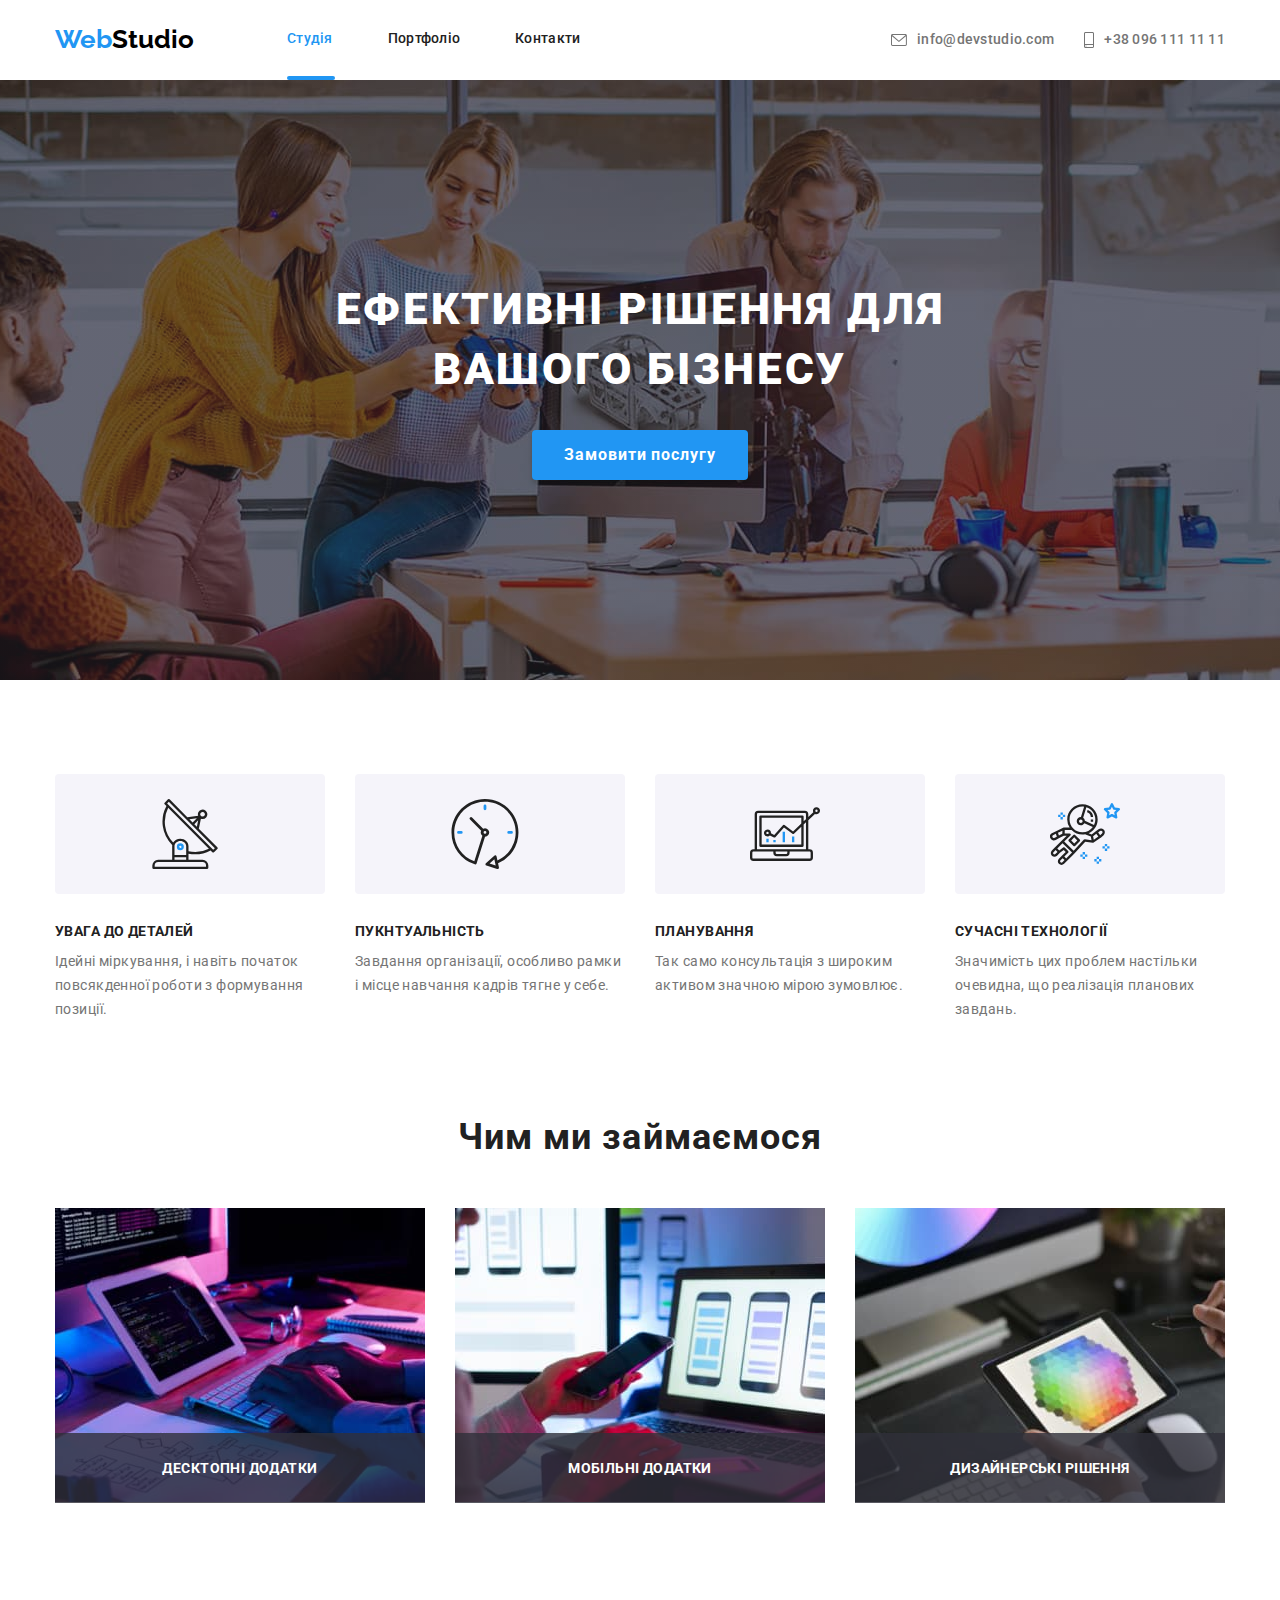
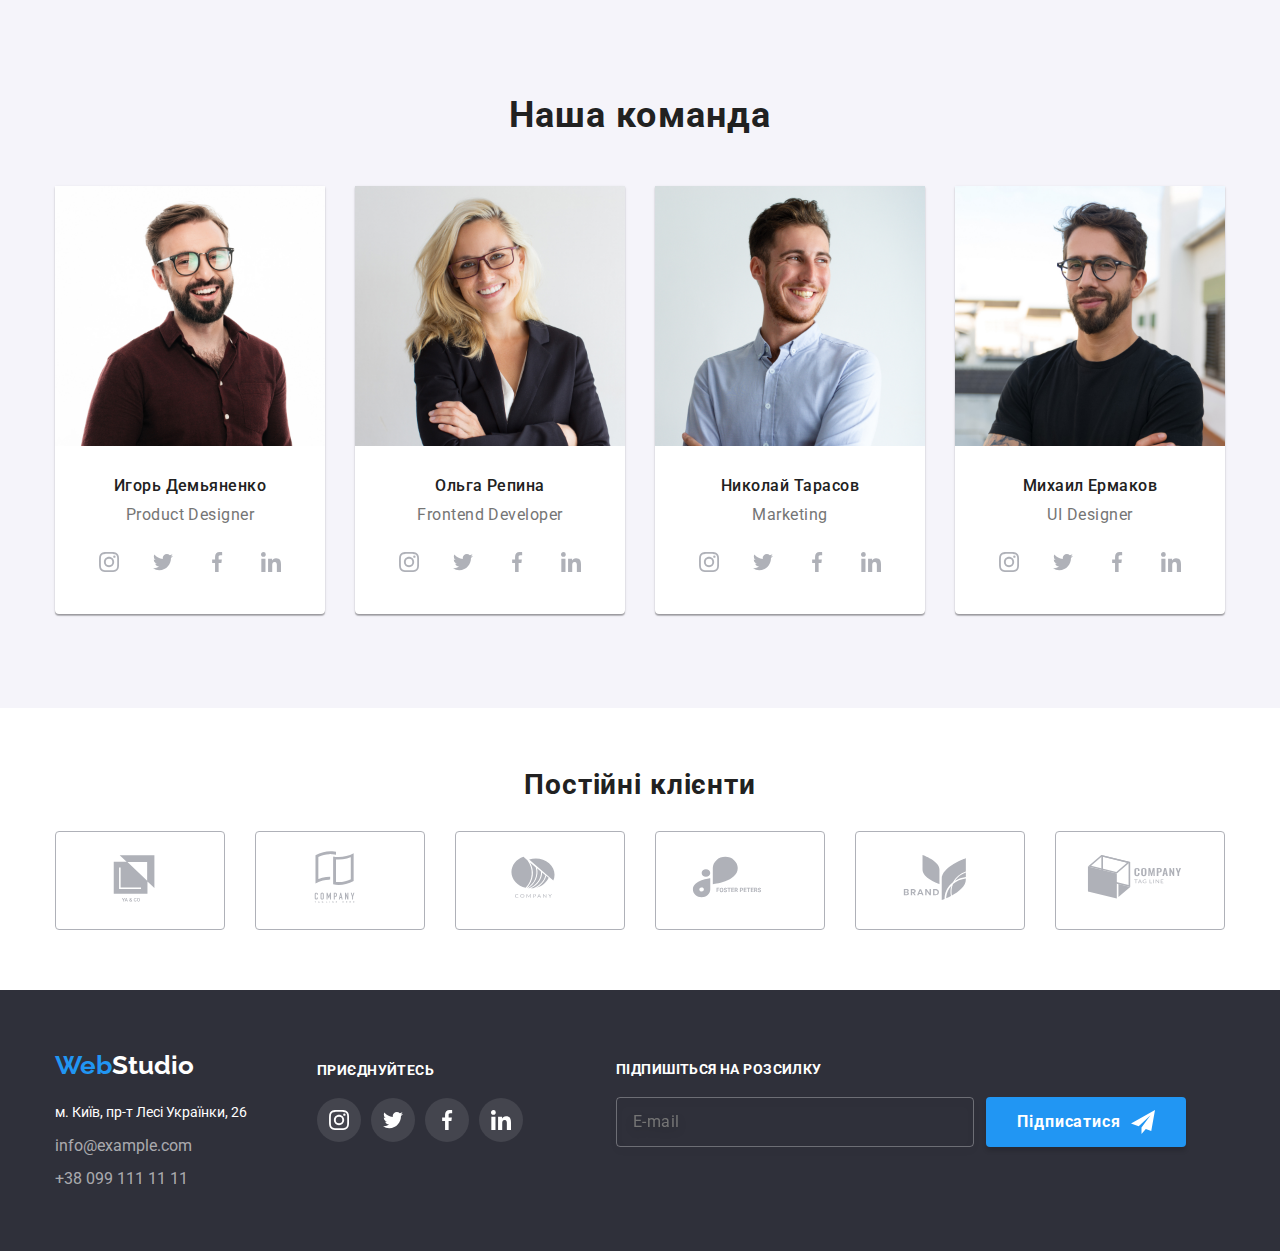
<file: index.html>
<!DOCTYPE html>
<html lang="uk">
  <head>
    <meta charset="UTF-8" />
    <meta http-equiv="X-UA-Compatible" content="IE=edge" />
    <meta name="viewport" content="width=device-width, initial-scale=1.0" />
    <title>Document</title>
    <link
      rel="stylesheet"
      href="https://cdnjs.cloudflare.com/ajax/libs/modern-normalize/1.1.0/modern-normalize.min.css
      "
    />
    <link
      href="https://fonts.googleapis.com/css2?family=Raleway:wght@700&family=Roboto:wght@400;500;700;900&display=swap"
      rel="stylesheet"
    />
    <link rel="stylesheet" href="./css/main.min.css" />
    <link rel="stylesheet" href="./css/styles.css" />
  </head>
  <body>
    <header class="head">
      <div class="container head__contacts">
        <nav class="navigation">
          <a href="./index.html" class="logo"
            ><span class="part-logo">Web</span>Studio</a
          >
          <button type="button" class="mobile-menu-open" data-menu-open>
            <svg class="mobile-menu-open__icon" width="40" height="40">
              <use href="./images/icons.svg#burger-icon"></use>
            </svg>
          </button>
          <ul class="links links--location">
            <li>
              <a
                href="./index.html"
                class="navigation-links active active-studio"
                >Студія</a
              >
            </li>
            <li>
              <a href="./portfolio.html" class="navigation-links">Портфоліо</a>
            </li>
            <li><a href="" class="navigation-links">Контакти</a></li>
          </ul>
        </nav>
        <ul class="links links--column">
          <li>
            <a href="mailto:info@devstudio.com" class="adresses-links">
              <svg class="icon" width="16" height="12">
                <use href="./images/icons.svg#icon-envelope"></use>
              </svg>
              info@devstudio.com</a
            >
          </li>
          <li>
            <a href="tel:+380961111111" class="adresses-links">
              <svg class="icon" width="10" height="16">
                <use href="./images/icons.svg#icon-smartphone"></use>
              </svg>
              +38 096 111 11 11</a
            >
          </li>
        </ul>
      </div>

      <div class="mobile-menu" data-menu>
        <div class="container mobile-menu__container">
          <button class="mobile-menu__close-btn" data-menu-close>
            <svg class="mobile-menu__close-btn" width="40" height="40">
              <use href="./images/icons.svg#icon-close"></use>
            </svg>
          </button>
          <ul class="mobile-menu__list-links">
            <li>
              <a href="./index.html" class="mobile-menu__links active"
                >Студія</a
              >
            </li>
            <li>
              <a href="./portfolio.html" class="mobile-menu__links"
                >Портфоліо</a
              >
            </li>
            <li><a href="" class="mobile-menu__links">Контакти</a></li>
          </ul>
          <ul>
            <li class="mobile-menu__contacts">
              <a href="tel:+380961111111">+38 096 111 11 11</a>
            </li>
            <li class="mobile-menu__contacts--mail">
              <a href="mailto:info@devstudio.com">info@devstudio.com</a>
            </li>
            <ul class="mobile-menu__social-networks">
              <li class="mobile-menu__social-network">
                <a href="">Instagram</a>
              </li>
              <li class="mobile-menu__social-network">
                <a href="">Twitter</a>
              </li>
              <li class="mobile-menu__social-network">
                <a href="">Facebook</a>
              </li>
              <li class="mobile-menu__social-network">
                <a href="">LinkedIn</a>
              </li>
            </ul>
          </ul>
        </div>
      </div>
    </header>
    <main>
      <section class="hero">
        <div class="container">
          <h1 class="hero__title">ЕФЕКТИВНІ РІШЕННЯ ДЛЯ ВАШОГО БІЗНЕСУ</h1>
          <button type="button" class="hero__button" data-modal-open>
            Замовити послугу
          </button>
        </div>
      </section>
      <section class="benefits">
        <div class="container">
          <ul class="benefits-list">
            <li>
              <div class="benefits-icon">
                <svg class="icon" width="70" height="70">
                  <use href="./images/icons.svg#icon-antenna"></use>
                </svg>
              </div>
              <h3 class="benefits-title">УВАГА ДО ДЕТАЛЕЙ</h3>
              <p class="benefits-paragraph">
                Ідейні міркування, і навіть початок повсякденної роботи з
                формування позиції.
              </p>
            </li>
            <li>
              <div class="benefits-icon">
                <svg class="icon" width="70" height="70">
                  <use href="./images/icons.svg#icon-clock"></use>
                </svg>
              </div>
              <h3 class="benefits-title">ПУКНТУАЛЬНІСТЬ</h3>
              <p class="benefits-paragraph">
                Завдання організації, особливо рамки і місце навчання кадрів
                тягне у себе.
              </p>
            </li>
            <li>
              <div class="benefits-icon">
                <svg class="icon" width="70" height="70">
                  <use href="./images/icons.svg#icon-diagram"></use>
                </svg>
              </div>
              <h3 class="benefits-title">ПЛАНУВАННЯ</h3>
              <p class="benefits-paragraph">
                Так само консультація з широким активом значною мірою зумовлює.
              </p>
            </li>
            <li>
              <div class="benefits-icon">
                <svg class="icon" width="70" height="70">
                  <use href="./images/icons.svg#icon-astronaut"></use>
                </svg>
              </div>
              <h3 class="benefits-title">СУЧАСНІ ТЕХНОЛОГІЇ</h3>
              <p class="benefits-paragraph">
                Значимість цих проблем настільки очевидна, що реалізація
                планових завдань.
              </p>
            </li>
          </ul>
        </div>
      </section>
      <section class="do">
        <div class="container">
          <h2 class="do-title">Чим ми займаємося</h2>
          <ul class="do-list">
            <li>
              <a href=""
                ><img
                  src="./images/what-are-we-do/block.jpg"
                  alt="block"
                  width="370"
                  height="294"
              /></a>
              <div class="do-text">
                <h3 class="do-text-title">ДЕСКТОПНІ ДОДАТКИ</h3>
              </div>
            </li>
            <li>
              <a href=""
                ><img
                  src="./images/what-are-we-do/smartphone.jpg"
                  alt="smartphone"
                  width="370"
                  height="294"
              /></a>
              <div class="do-text">
                <h3 class="do-text-title">МОБІЛЬНІ ДОДАТКИ</h3>
              </div>
            </li>
            <li>
              <a href=""
                ><img
                  src="./images/what-are-we-do/colors.jpg"
                  alt="colors"
                  width="370"
                  height="294"
              /></a>
              <div class="do-text">
                <h3 class="do-text-title">ДИЗАЙНЕРСЬКІ РІШЕННЯ</h3>
              </div>
            </li>
          </ul>
        </div>
      </section>
      <section class="team">
        <div class="container">
          <h2 class="team__title">Наша команда</h2>
          <ul class="team__list">
            <li class="empl">
              <img
                srcset="
                  ./images/employees/igor-mobile.jpg 450w,
                  ./images/employees/igor-tablet.jpg 353w,
                  ./images/employees/igor.jpg        270w
                "
                src="./images/employees/igor.jpg"
                sizes="(min-width: 1200px) 270px, (min-width:768px) 353px, (min-width:0px) 450px, 100vw"
                alt="igor"
                class="empl__width"
              />
              <div class="empl__name">
                <h3 class="empl__worker">Игорь Демьяненко</h3>
                <p class="empl__profession">Product Designer</p>
              </div>
              <ul class="links empl--links">
                <li class="network">
                  <a href="" class="network__link">
                    <svg class="network__icon" width="20" height="20">
                      <use href="./images/icons.svg#icon-instagram"></use>
                    </svg>
                  </a>
                </li>
                <li class="network">
                  <a href="" class="network__link">
                    <svg class="network__icon" width="20" height="20">
                      <use href="./images/icons.svg#icon-twitter"></use>
                    </svg>
                  </a>
                </li>
                <li class="network">
                  <a href="" class="network__link">
                    <svg class="network__icon" width="20" height="20">
                      <use href="./images/icons.svg#icon-facebook"></use>
                    </svg>
                  </a>
                </li>
                <li class="network">
                  <a href="" class="network__link">
                    <svg class="network__icon" width="20" height="20">
                      <use href="./images/icons.svg#icon-linkedin"></use>
                    </svg>
                  </a>
                </li>
              </ul>
            </li>
            <li class="empl">
              <img
                srcset="
                  ./images/employees/olga-mobile.jpg 450w,
                  ./images/employees/olga-tablet.jpg 353w,
                  ./images/employees/olga.jpg        270w
                "
                src="./images/employees/olga.jpg"
                sizes="(min-width: 1200px) 270px, (min-width:768px) 353px, (min-width:0px) 450px, 100vw"
                alt="olga"
                class="empl__width"
              />
              <div class="empl__name">
                <h3 class="empl__worker">Ольга Репина</h3>
                <p class="empl__profession">Frontend Developer</p>
              </div>
              <ul class="links empl--links">
                <li class="network">
                  <a href="" class="network__link">
                    <svg class="network__icon" width="20" height="20">
                      <use href="./images/icons.svg#icon-instagram"></use>
                    </svg>
                  </a>
                </li>
                <li class="network">
                  <a href="" class="network__link">
                    <svg class="network__icon" width="20" height="20">
                      <use href="./images/icons.svg#icon-twitter"></use>
                    </svg>
                  </a>
                </li>
                <li class="network">
                  <a href="" class="network__link">
                    <svg class="network__icon" width="20" height="20">
                      <use href="./images/icons.svg#icon-facebook"></use>
                    </svg>
                  </a>
                </li>
                <li class="network">
                  <a href="" class="network__link">
                    <svg class="network__icon" width="20" height="20">
                      <use href="./images/icons.svg#icon-linkedin"></use>
                    </svg>
                  </a>
                </li>
              </ul>
            </li>
            <li class="empl">
              <img
                srcset="
                  ./images/employees/nikolai-mobile.jpg 450w,
                  ./images/employees/nikolai-tablet.jpg 353w,
                  ./images/employees/nikolai.jpg        270w
                "
                src="./images/employees/nikolai.jpg"
                sizes="(min-width: 1200px) 270px, (min-width:768px) 353px, (min-width:0px) 450px, 100vw"
                alt="nikolai"
                class="empl__width"
              />
              <div class="empl__name">
                <h3 class="empl__worker">Николай Тарасов</h3>
                <p class="empl__profession">Marketing</p>
              </div>
              <ul class="links empl--links">
                <li class="network">
                  <a href="" class="network__link">
                    <svg class="network__icon" width="20" height="20">
                      <use href="./images/icons.svg#icon-instagram"></use>
                    </svg>
                  </a>
                </li>
                <li class="network">
                  <a href="" class="network__link">
                    <svg class="network__icon" width="20" height="20">
                      <use href="./images/icons.svg#icon-twitter"></use>
                    </svg>
                  </a>
                </li>
                <li class="network">
                  <a href="" class="network__link">
                    <svg class="network__icon" width="20" height="20">
                      <use href="./images/icons.svg#icon-facebook"></use>
                    </svg>
                  </a>
                </li>
                <li class="network">
                  <a href="" class="network__link">
                    <svg class="network__icon" width="20" height="20">
                      <use href="./images/icons.svg#icon-linkedin"></use>
                    </svg>
                  </a>
                </li>
              </ul>
            </li>
            <li class="empl">
              <img
                srcset="
                  ./images/employees/mihail-mobile.jpg 450w,
                  ./images/employees/mihail-tablet.jpg 353w,
                  ./images/employees/mihail.jpg        270w
                "
                src="./images/employees/mihail.jpg"
                sizes="(min-width: 1200px) 270px, (min-width:768px) 353px, (min-width:0px) 450px, 100vw"
                alt="mihail"
                class="empl__width"
              />
              <div class="empl__name">
                <h3 class="empl__worker">Михаил Ермаков</h3>
                <p class="empl__profession">UI Designer</p>
              </div>
              <ul class="links empl--links">
                <li class="network">
                  <a href="" class="network__link">
                    <svg class="network__icon" width="20" height="20">
                      <use href="./images/icons.svg#icon-instagram"></use>
                    </svg>
                  </a>
                </li>
                <li class="network">
                  <a href="" class="network__link">
                    <svg class="network__icon" width="20" height="20">
                      <use href="./images/icons.svg#icon-twitter"></use>
                    </svg>
                  </a>
                </li>
                <li class="network">
                  <a href="" class="network__link">
                    <svg class="network__icon" width="20" height="20">
                      <use href="./images/icons.svg#icon-facebook"></use>
                    </svg>
                  </a>
                </li>
                <li class="network">
                  <a href="" class="network__link">
                    <svg class="network__icon" width="20" height="20">
                      <use href="./images/icons.svg#icon-linkedin"></use>
                    </svg>
                  </a>
                </li>
              </ul>
            </li>
          </ul>
        </div>
      </section>
      <section class="clients">
        <div class="container">
          <h2 class="clients-title">Постійні клієнти</h2>
          <ul class="links links-wrap">
            <li class="clients-list clients-margin">
              <a href="" class="clients-link">
                <svg class="icon" width="106" height="60">
                  <use href="./images/icons.svg#icon-logo"></use>
                </svg>
              </a>
            </li>
            <li class="clients-list clients-margin">
              <a href="" class="clients-link">
                <svg class="icon" width="106" height="60">
                  <use href="./images/icons.svg#icon-logo1"></use>
                </svg>
              </a>
            </li>
            <li class="clients-list clients-margin">
              <a href="" class="clients-link"
                ><svg class="icon" width="106" height="60">
                  <use href="./images/icons.svg#icon-logo2"></use>
                </svg>
              </a>
            </li>
            <li class="clients-list clients-margin">
              <a href="" class="clients-link"
                ><svg class="icon" width="106" height="60">
                  <use href="./images/icons.svg#icon-logo3"></use>
                </svg>
              </a>
            </li>
            <li class="clients-list clients-margin">
              <a href="" class="clients-link"
                ><svg class="icon" width="106" height="60">
                  <use href="./images/icons.svg#icon-logo4"></use>
                </svg>
              </a>
            </li>
            <li class="clients-list">
              <a href="" class="clients-link"
                ><svg class="icon" width="106" height="60">
                  <use href="./images/icons.svg#icon-logo5"></use>
                </svg>
              </a>
            </li>
          </ul>
        </div>
      </section>
    </main>
    <footer class="footer">
      <div class="container footer-flex">
        <div class="footer-tablet-flex desktop-flex">
          <div class="footer-flex footer-margin-bottom">
            <a href="./index.html" class="footer-logo"
              ><span class="part-logo">Web</span
              ><span class="part-logo-two">Studio</span></a
            >
            <address class="footer-flex">
              <span class="adress">м. Київ, пр-т Лесі Українки, 26</span>
              <ul class="bottom-links">
                <li>
                  <a href="mailto:info@example.com" class="footer-links"
                    >info@example.com</a
                  >
                </li>
                <li>
                  <a href="tel:+380991111111" class="footer-links"
                    >+38 099 111 11 11</a
                  >
                </li>
              </ul>
            </address>
          </div>
          <div class="footer-adds footer-flex footer-margin-bottom">
            <h3 class="footer-title">ПРИЄДНУЙТЕСЬ</h3>
            <ul class="links">
              <li class="fill">
                <a href="" class="social-fill-link">
                  <svg class="icon" width="20" height="20">
                    <use href="./images/icons.svg#icon-instagram"></use>
                  </svg>
                </a>
              </li>
              <li class="fill">
                <a href="" class="social-fill-link">
                  <svg class="icon" width="20" height="20">
                    <use href="./images/icons.svg#icon-twitter"></use>
                  </svg>
                </a>
              </li>
              <li class="fill">
                <a href="" class="social-fill-link">
                  <svg class="icon" width="20" height="20">
                    <use href="./images/icons.svg#icon-facebook"></use>
                  </svg>
                </a>
              </li>
              <li class="fill">
                <a href="" class="social-fill-link">
                  <svg class="icon" width="20" height="20">
                    <use href="./images/icons.svg#icon-linkedin"></use>
                  </svg>
                </a>
              </li>
            </ul>
          </div>
        </div>
        <div class="telegram footer-flex">
          <p class="telegram-text">ПІДПИШІТЬСЯ НА РОЗСИЛКУ</p>
          <div class="telegram-flex desktop-flex">
            <input type="text" class="telegram-input" placeholder="E-mail" />
            <button type="submit" class="telegram-button">
              <div class="button-align">
                <span>Підписатися</span>
                <svg class="telegram-icon" width="24" height="24">
                  <use href="./images/icons.svg#icon-send"></use>
                </svg>
              </div>
            </button>
          </div>
        </div>
      </div>
    </footer>
    <!-- is-hidden -->
    <div class="backdrop is-hidden" data-modal>
      <div class="modal">
        <form action="" class="modal-form">
          <p class="modal-form-title">Залиште свої дані, ми вам передзвонимо</p>

          <label for="user-name" class="modal-form-label"> Ім'я </label>
          <div class="modal-form-contain">
            <input
              type="text"
              name="name"
              id="user-name"
              class="modal-form-input"
              autofocus
            />
            <svg class="modal-form-label-icons" width="18" height="18">
              <use href="./images/icons.svg#icon-person"></use>
            </svg>
          </div>

          <label for="user-phone" class="modal-form-label"> Телефон </label>
          <div class="modal-form-contain">
            <input
              type="text"
              name="phone"
              id="user-phone"
              class="modal-form-input"
            />
            <svg class="modal-form-label-icons" width="18" height="18">
              <use href="./images/icons.svg#icon-phone"></use>
            </svg>
          </div>

          <label for="user-mail" class="modal-form-label"> Пошта </label>
          <div class="modal-form-contain">
            <input
              type="text"
              name="e-mail"
              id="user-mail"
              class="modal-form-input"
            />
            <svg class="modal-form-label-icons" width="18" height="18">
              <use href="./images/icons.svg#icon-email"></use>
            </svg>
          </div>

          <label for="user-comment" class="modal-form-label"> Коментар </label>
          <textarea
            placeholder="Введіть текст"
            name="comment"
            id="user-comment"
            class="modal-form-textarea"
          ></textarea>

          <input id="user-policy" type="checkbox" class="modal-form-checkbox" />
          <label for="user-policy" class="modal-form-terms">
            Погоджуюся з розсилкою та приймаю&nbsp;<a
              href=""
              class="link-form-terms"
              >Умови договору</a
            >
          </label>
          <button type="submit" class="modal-form-button">Відправити</button>
        </form>
        <button type="button" class="modal-close-button" data-modal-close>
          <svg class="modal-close-button-icon" width="18" height="18">
            <use href="./images/icons.svg#icon-close"></use>
          </svg>
        </button>
      </div>
    </div>
    <script src="./js/modal.js"></script>
    <script src="./js/mobile-menu.js"></script>
  </body>
</html>
</file>
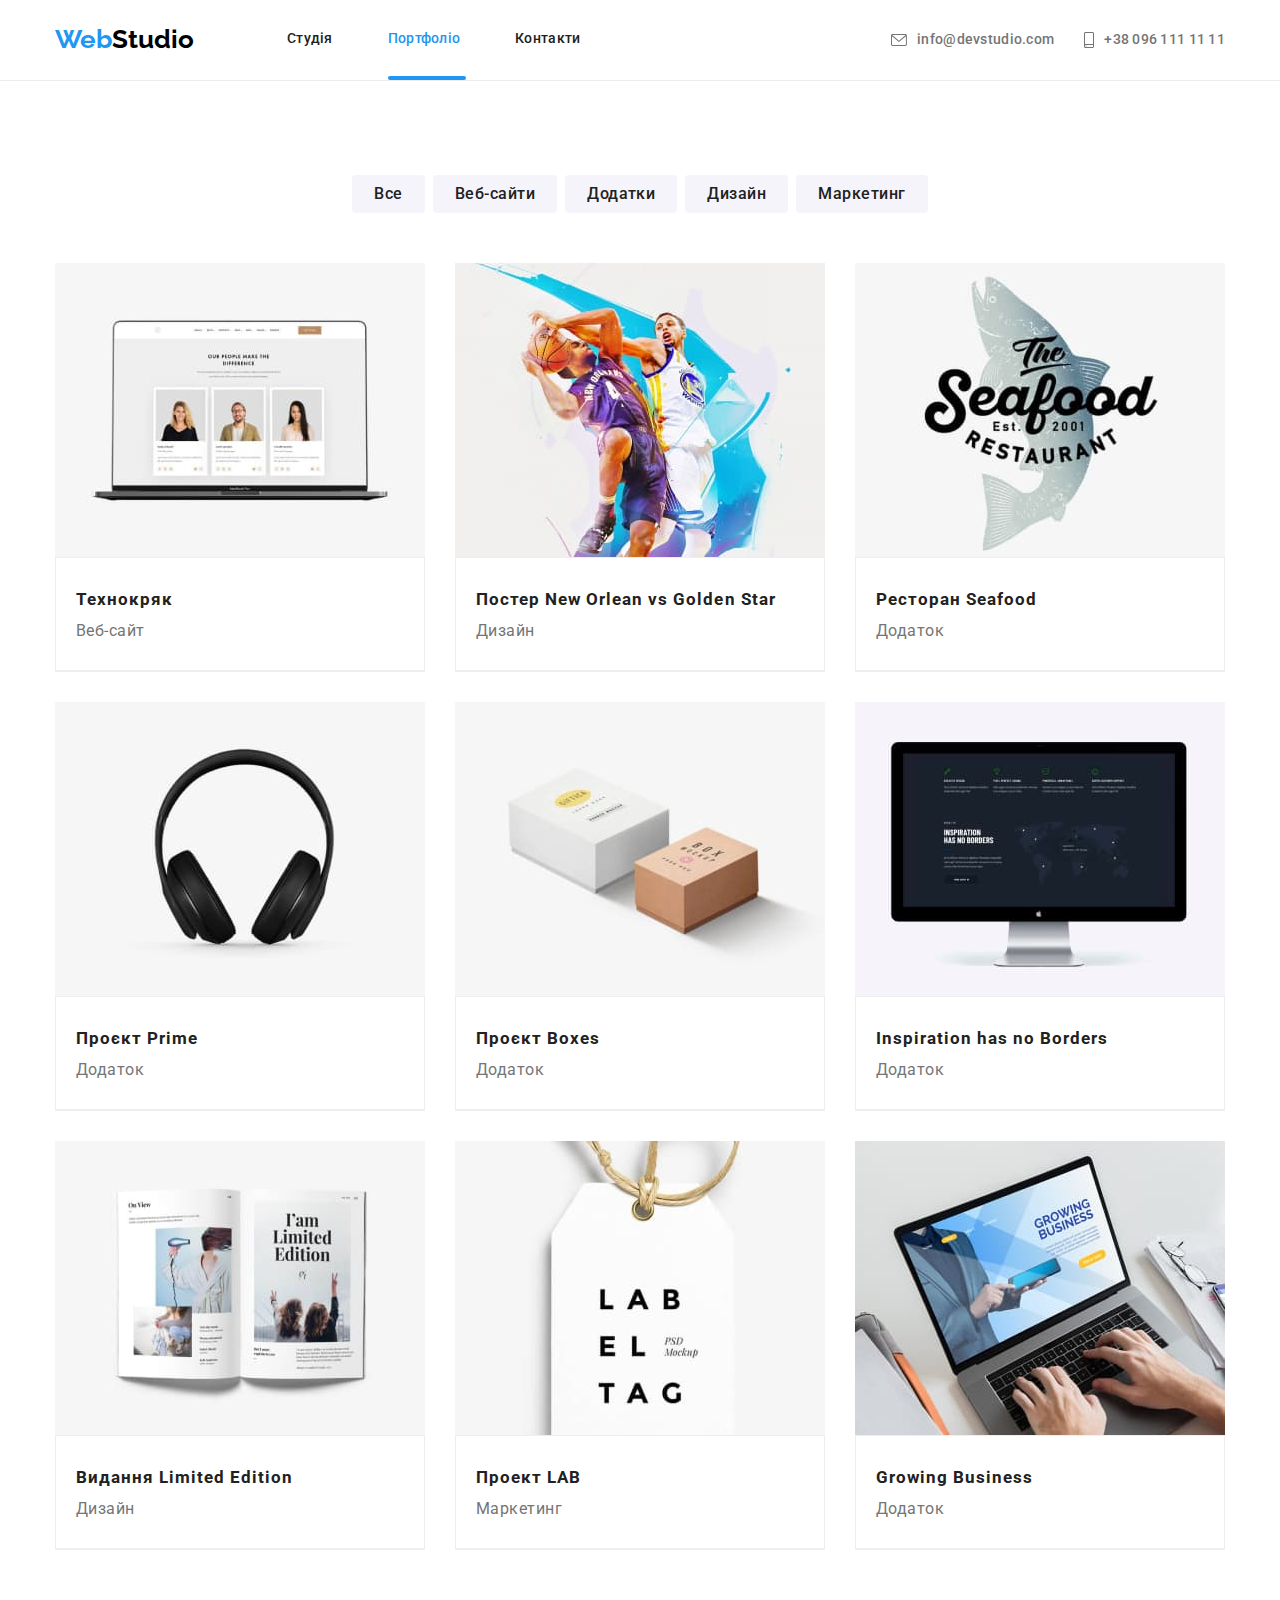
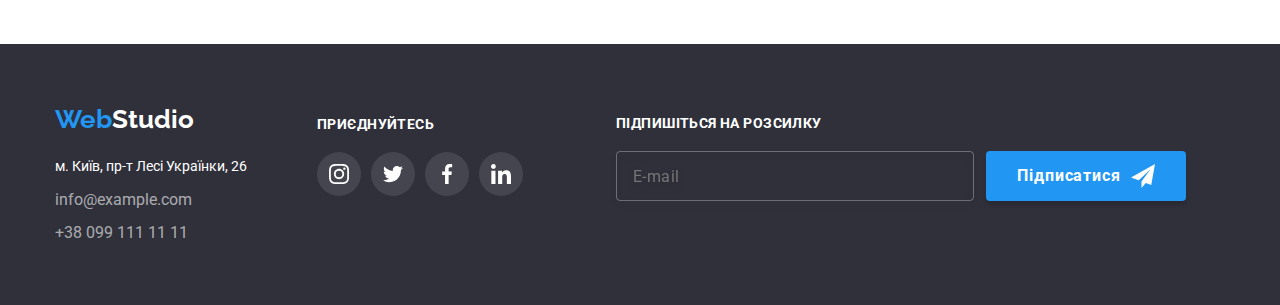
<file: portfolio.html>
<!DOCTYPE html>
<html lang="uk">
  <head>
    <meta charset="UTF-8" />
    <meta http-equiv="X-UA-Compatible" content="IE=edge" />
    <meta name="viewport" content="width=device-width, initial-scale=1.0" />
    <title>Document</title>
    <link
      rel="stylesheet"
      href="https://cdnjs.cloudflare.com/ajax/libs/modern-normalize/1.1.0/modern-normalize.min.css
      "
    />
    <link
      href="https://fonts.googleapis.com/css2?family=Raleway:wght@700&family=Roboto:wght@400;500;700;900&display=swap"
      rel="stylesheet"
    />
    <link rel="stylesheet" href="./css/styles.css" />
    <link rel="stylesheet" href="./css/main.min.css" />
  </head>
  <body>
    <header class="head head--border">
      <div class="container head__contacts">
        <nav class="navigation">
          <a href="./index.html" class="logo"
            ><span class="part-logo">Web</span>Studio</a
          >
          <button type="button" class="mobile-menu-open" data-menu-open>
            <svg class="mobile-menu-open__icon" width="40" height="40">
              <use href="./images/icons.svg#burger-icon"></use>
            </svg>
          </button>
          <ul class="links links--location">
            <li>
              <a href="./index.html" class="navigation-links">Студія</a>
            </li>
            <li>
              <a
                href="./portfolio.html"
                class="navigation-links active active-portfolio"
                >Портфоліо</a
              >
            </li>
            <li><a href="" class="navigation-links">Контакти</a></li>
          </ul>
        </nav>
        <ul class="links links--column">
          <li>
            <a href="mailto:info@devstudio.com" class="adresses-links">
              <svg class="icon" width="16" height="12">
                <use href="./images/icons.svg#icon-envelope"></use>
              </svg>
              info@devstudio.com</a
            >
          </li>
          <li>
            <a href="tel:+380961111111" class="adresses-links">
              <svg class="icon" width="10" height="16">
                <use href="./images/icons.svg#icon-smartphone"></use>
              </svg>
              +38 096 111 11 11</a
            >
          </li>
        </ul>
      </div>

      <div class="mobile-menu" data-menu>
        <div class="container mobile-menu__container">
          <button class="mobile-menu__close-btn" data-menu-close>
            <svg class="mobile-menu__close-btn" width="40" height="40">
              <use href="./images/icons.svg#icon-close"></use>
            </svg>
          </button>
          <ul class="mobile-menu__list-links">
            <li>
              <a href="./index.html" class="mobile-menu__links active"
                >Студія</a
              >
            </li>
            <li>
              <a href="./portfolio.html" class="mobile-menu__links"
                >Портфоліо</a
              >
            </li>
            <li><a href="" class="mobile-menu__links">Контакти</a></li>
          </ul>
          <ul>
            <li class="mobile-menu__contacts">
              <a href="tel:+380961111111">+38 096 111 11 11</a>
            </li>
            <li class="mobile-menu__contacts--mail">
              <a href="mailto:info@devstudio.com">info@devstudio.com</a>
            </li>
            <ul class="mobile-menu__social-networks">
              <li class="mobile-menu__social-network">
                <a href="">Instagram</a>
              </li>
              <li class="mobile-menu__social-network">
                <a href="">Twitter</a>
              </li>
              <li class="mobile-menu__social-network">
                <a href="">Facebook</a>
              </li>
              <li class="mobile-menu__social-network">
                <a href="">LinkedIn</a>
              </li>
            </ul>
          </ul>
        </div>
      </div>
    </header>
    <main>
      <section class="buttons">
        <div class="container">
          <ul class="buttons__portfolio">
            <li class="button__margin">
              <button type="button" class="button">
                <span class="button__text">Все</span>
              </button>
            </li>
            <li class="button__margin">
              <button type="button" class="button">
                <span class="button__text">Веб-сайти</span>
              </button>
            </li>
            <li class="button__margin">
              <button type="button" class="button">
                <span class="button__text">Додатки</span>
              </button>
            </li>
            <li class="button__margin">
              <button type="button" class="button">
                <span class="button__text">Дизайн</span>
              </button>
            </li>
            <li class="button__margin">
              <button type="button" class="button">
                <span class="button__text">Маркетинг</span>
              </button>
            </li>
          </ul>

          <ul class="works">
            <li class="work">
              <a href="" class="work__link">
                <div class="work__wrapper">
                  <img
                  srcset="./images/portfolio/techno-crack-mobile.jpg 450w,
                  ./images/portfolio/techno-crack-tablet.jpg 354w,
                  ./images/portfolio/techno-crack.jpg 370w,"
                  sizes="(min-width: 1200px) 370px, (min-width:768px) 354px, (min-width:0px) 450px, 100vw"
                    src="./images/portfolio/techno-crack.jpg"
                    alt="techno-crack.jpg"
                    class="empl__width"
                  />
                  <div class="work__modal">
                    <p class="work__modal-text">
                      Ресурс пропонує комплексні пропозиції з різним рівнем
                      функціоналу та сервісів. Все це дозволить відвідувачу
                      отримати вичерпні відомості про компанію чи приватну
                      особу.
                    </p>
                  </div>
                </div>
                <div class="work__text">
                  <h3 class="work__title">Технокряк</h3>
                  <p class="work__kind">Веб-сайт</p>
                </div>
              </a>
            </li>
            <li class="work">
              <a href="" class="work__link">
                <div class="work__wrapper">
                  <img
                  srcset="./images/portfolio/basketballists-mobile.jpg 450w,
                  ./images/portfolio/basketballists-tablet.jpg 354w,
                  ./images/portfolio/basketballists.jpg 370w,"
                  sizes="(min-width: 1200px) 370px, (min-width:768px) 354px, (min-width:0px) 450px, 100vw"
                    src="./images/portfolio/basketballists.jpg"
                    alt="basketballists.jpg"
                    class="empl__width"
                  />
                  <div class="work__modal">
                    <p class="work__modal-text">
                      Ресурс пропонує комплексні пропозиції з різним рівнем
                      функціоналу та сервісів. Все це дозволить відвідувачу
                      отримати вичерпні відомості про компанію чи приватну
                      особу.
                    </p>
                  </div>
                </div>
                <div class="work__text">
                  <h3 class="work__title">Постер New Orlean vs Golden Star</h3>
                  <p class="work__kind">Дизайн</p>
                </div>
              </a>

    <!-- <1a href="" class="work-link">
                <div class="work-wraper">
                  <img
                    src="./images/portfolio/basketballists.jpg"
                    alt="basketballists"
                    width="370"
                    height="294"
                  />
                  <div class="work-modal">
                    <p class="work-modal-text">
                      Ресурс пропонує комплексні пропозиції з різним рівнем
                      функціоналу та сервісів. Все це дозволить відвідувачу
                      отримати вичерпні відомості про компанію чи приватну
                      особу.
                    </p>
                  </div>
                </div>
                <div class="works-text">
                  <h3 class="projects-title">
                    Постер New Orlean vs Golden Star
                  </h3>
                  <p class="projects-text">Дизайн</p>
                </div>
              </a> -->

    </li>
            <li class="work">
              <a href="" class="work__link">
                <div class="work__wrapper">
                  <img
                  srcset="./images/portfolio/restraunt-mobile.jpg 450w,
                  ./images/portfolio/restraunt-tablet.jpg 354w,
                  ./images/portfolio/restraunt.jpg 370w,"
                  sizes="(min-width: 1200px) 370px, (min-width:768px) 354px, (min-width:0px) 450px, 100vw"
                    src="./images/portfolio/restraunt.jpg"
                    alt="restraunt.jpg"
                    class="empl__width"
                  />
                  <div class="work__modal">
                    <p class="work__modal-text">
                      Ресурс пропонує комплексні пропозиції з різним рівнем
                      функціоналу та сервісів. Все це дозволить відвідувачу
                      отримати вичерпні відомості про компанію чи приватну
                      особу.
                    </p>
                  </div>
                </div>
                <div class="work__text">
                  <h3 class="work__title">Ресторан Seafood</h3>
                  <p class="work__kind">Додаток</p>
                </div>
              </a>

    <!-- <2a href="" class="work-link">
                <div class="work-wraper">
                  <img
                    src="./images/portfolio/restraunt.jpg"
                    alt="restraunt"
                    width="370"
                    height="294"
                  />
                  <div class="work-modal">
                    <p class="work-modal-text">
                      Ресурс пропонує комплексні пропозиції з різним рівнем
                      функціоналу та сервісів. Все це дозволить відвідувачу
                      отримати вичерпні відомості про компанію чи приватну
                      особу.
                    </p>
                  </div>
                </div>
                <div class="works-text">
                  <h3 class="projects-title">Ресторан Seafood</h3>
                  <p class="projects-text">Додаток</p>
                </div>
              </a> -->

    </li>
            <li class="work">
              <a href="" class="work__link">
                <div class="work__wrapper">
                  <img
                  srcset="./images/portfolio/headphones-mobile.jpg 450w,
                  ./images/portfolio/headphones-tablet.jpg 354w,
                  ./images/portfolio/headphones.jpg 370w,"
                  sizes="(min-width: 1200px) 370px, (min-width:768px) 354px, (min-width:0px) 450px, 100vw"
                    src="./images/portfolio/headphones.jpg"
                    alt="headphones.jpg"
                    class="empl__width"
                  />
                  <div class="work__modal">
                    <p class="work__modal-text">
                      Ресурс пропонує комплексні пропозиції з різним рівнем
                      функціоналу та сервісів. Все це дозволить відвідувачу
                      отримати вичерпні відомості про компанію чи приватну
                      особу.
                    </p>
                  </div>
                </div>
                <div class="work__text">
                  <h3 class="work__title">Проєкт Prime</h3>
                  <p class="work__kind">Додаток</p>
                </div>
              </a>

    <!-- <3a href="" class="work-link">
                <div class="work-wraper">
                  <img
                    src="./images/portfolio/headphones.jpg"
                    alt="headphones"
                    width="370"
                    height="294"
                  />
                  <div class="work-modal">
                    <p class="work-modal-text">
                      Ресурс пропонує комплексні пропозиції з різним рівнем
                      функціоналу та сервісів. Все це дозволить відвідувачу
                      отримати вичерпні відомості про компанію чи приватну
                      особу.
                    </p>
                  </div>
                </div>
                <div class="works-text">
                  <h3 class="projects-title">Проєкт Prime</h3>
                  <p class="projects-text">Додаток</p>
                </div>
              </a> -->

    </li>
            <li class="work">
              <a href="" class="work__link">
                <div class="work__wrapper">
                  <img
                  srcset="./images/portfolio/boxes-mobile.jpg 450w,
                  ./images/portfolio/boxes-tablet.jpg 354w,
                  ./images/portfolio/boxes.jpg 370w,"
                  sizes="(min-width: 1200px) 370px, (min-width:768px) 354px, (min-width:0px) 450px, 100vw"
                    src="./images/portfolio/boxes.jpg"
                    alt="boxes"
                    class="empl__width"
                  />
                  <div class="work__modal">
                    <p class="work__modal-text">
                      Ресурс пропонує комплексні пропозиції з різним рівнем
                      функціоналу та сервісів. Все це дозволить відвідувачу
                      отримати вичерпні відомості про компанію чи приватну
                      особу.
                    </p>
                  </div>
                </div>
                <div class="work__text">
                  <h3 class="work__title">Проєкт Boxes</h3>
                  <p class="work__kind">Додаток</p>
                </div>
              </a> 

    <!-- <4a href="" class="work-link">
                <div class="work-wraper">
                  <img
                    src="images/portfolio/boxes.jpg"
                    alt="boxes"
                    width="370"
                    height="294"
                  />
                  <div class="work-modal">
                    <p class="work-modal-text">
                      Ресурс пропонує комплексні пропозиції з різним рівнем
                      функціоналу та сервісів. Все це дозволить відвідувачу
                      отримати вичерпні відомості про компанію чи приватну
                      особу.
                    </p>
                  </div>
                </div>
                <div class="works-text">
                  <h3 class="projects-title">Проєкт Boxes</h3>
                  <p class="projects-text">Додаток</p>
                </div>
              </a> -->

    </li>
            <li class="work">
              <a href="" class="work__link">
                <div class="work__wrapper">
                  <img
                  srcset="./images/portfolio/monitor-mobile.jpg 450w,
                  ./images/portfolio/monitor-tablet.jpg 354w,
                  ./images/portfolio/monitor.jpg 370w,"
                  sizes="(min-width: 1200px) 370px, (min-width:768px) 354px, (min-width:0px) 450px, 100vw"
                    src="./images/portfolio/monitor.jpg"
                    alt="monitor"
                    class="empl__width"
                  />
                  <div class="work__modal">
                    <p class="work__modal-text">
                      Ресурс пропонує комплексні пропозиції з різним рівнем
                      функціоналу та сервісів. Все це дозволить відвідувачу
                      отримати вичерпні відомості про компанію чи приватну
                      особу.
                    </p>
                  </div>
                </div>
                <div class="work__text">
                  <h3 class="work__title">Inspiration has no Borders</h3>
                  <p class="work__kind">Додаток</p>
                </div>
              </a>

    <!-- <5a href="" class="work-link">
                <div class="work-wraper">
                  <img
                    src="./images/portfolio/monitor.jpg"
                    alt="monitor"
                    width="370"
                    height="294"
                  />
                  <div class="work-modal">
                    <p class="work-modal-text">
                      Ресурс пропонує комплексні пропозиції з різним рівнем
                      функціоналу та сервісів. Все це дозволить відвідувачу
                      отримати вичерпні відомості про компанію чи приватну
                      особу.
                    </p>
                  </div>
                </div>
                <div class="works-text">
                  <h3 class="projects-title">Inspiration has no Borders</h3>
                  <p class="projects-text">Додаток</p>
                </div>
              </a> -->

    </li>
            <li class="work">
              <a href="" class="work__link">
                <div class="work__wrapper">
                  <img
                  srcset="./images/portfolio/journal-mobile.jpg 450w,
                  ./images/portfolio/journal-tablet.jpg 354w,
                  ./images/portfolio/journal.jpg 370w,"
                  sizes="(min-width: 1200px) 370px, (min-width:768px) 354px, (min-width:0px) 450px, 100vw"
                    src="./images/portfolio/journal.jpg"
                    alt="journal"
                    class="empl__width"
                  />
                  <div class="work__modal">
                    <p class="work__modal-text">
                      Ресурс пропонує комплексні пропозиції з різним рівнем
                      функціоналу та сервісів. Все це дозволить відвідувачу
                      отримати вичерпні відомості про компанію чи приватну
                      особу.
                    </p>
                  </div>
                </div>
                <div class="work__text">
                  <h3 class="work__title">Видання Limited Edition</h3>
                  <p class="work__kind">Дизайн</p>
                </div>
              </a>

    <!-- <6a href="" class="work-link">
                <div class="work-wraper">
                  <img
                    src="./images/portfolio/journal.jpg"
                    alt="journal"
                    width="370"
                    height="294"
                  />
                  <div class="work-modal">
                    <p class="work-modal-text">
                      Ресурс пропонує комплексні пропозиції з різним рівнем
                      функціоналу та сервісів. Все це дозволить відвідувачу
                      отримати вичерпні відомості про компанію чи приватну
                      особу.
                    </p>
                  </div>
                </div>
                <div class="works-text">
                  <h3 class="projects-title">Видання Limited Edition</h3>
                  <p class="projects-text">Дизайн</p>
                </div>
              </a> -->

    </li>
            <li class="work">
              <a href="" class="work__link">
                <div class="work__wrapper">
                  <img
                  srcset="./images/portfolio/label-mobile.jpg 450w,
                  ./images/portfolio/label-tablet.jpg 354w,
                  ./images/portfolio/label.jpg 370w,"
                  sizes="(min-width: 1200px) 370px, (min-width:768px) 354px, (min-width:0px) 450px, 100vw"
                    src="./images/portfolio/label.jpg"
                    alt="label"
                    class="empl__width"
                  />
                  <div class="work__modal">
                    <p class="work__modal-text">
                      Ресурс пропонує комплексні пропозиції з різним рівнем
                      функціоналу та сервісів. Все це дозволить відвідувачу
                      отримати вичерпні відомості про компанію чи приватну
                      особу.
                    </p>
                  </div>
                </div>
                <div class="work__text">
                  <h3 class="work__title">Проект LAB</h3>
                  <p class="work__kind">Маркетинг</p>
                </div>
              </a>

    <!-- <7a href="" class="work-link">
                <div class="work-wraper">
                  <img
                    src="./images/portfolio/label.jpg"
                    alt="journal"
                    width="370"
                    height="294"
                  />
                  <div class="work-modal">
                    <p class="work-modal-text">
                      Ресурс пропонує комплексні пропозиції з різним рівнем
                      функціоналу та сервісів. Все це дозволить відвідувачу
                      отримати вичерпні відомості про компанію чи приватну
                      особу.
                    </p>
                  </div>
                </div>
                <div class="works-text">
                  <h3 class="projects-title">Проект LAB</h3>
                  <p class="projects-text">Маркетинг</p>
                </div>
              </a> -->

    </li>
            <li class="work">
              <a href="" class="work__link">
                <div class="work__wrapper">
                  <img
                  srcset="./images/portfolio/laptop-mobile.jpg 450w,
                  ./images/portfolio/laptop-tablet.jpg 354w,
                  ./images/portfolio/laptop.jpg 370w,"
                  sizes="(min-width: 1200px) 370px, (min-width:768px) 354px, (min-width:0px) 450px, 100vw"
                    src="./images/portfolio/laptop.jpg"
                    alt="laptop"
                    class="empl__width"
                  />
                  <div class="work__modal">
                    <p class="work__modal-text">
                      Ресурс пропонує комплексні пропозиції з різним рівнем
                      функціоналу та сервісів. Все це дозволить відвідувачу
                      отримати вичерпні відомості про компанію чи приватну
                      особу.
                    </p>
                  </div>
                </div>
                <div class="work__text">
                  <h3 class="work__title">Growing Business</h3>
                  <p class="work__kind">Додаток</p>
                </div>
              </a>

    <!-- <8a href="" class="work-link">
                <div class="work-wraper">
                  <img
                    src="./images/portfolio/laptop.jpg"
                    alt="laptop"
                    width="370"
                    height="294"
                  />
                  <div class="work-modal">
                    <p class="work-modal-text">
                      Ресурс пропонує комплексні пропозиції з різним рівнем
                      функціоналу та сервісів. Все це дозволить відвідувачу
                      отримати вичерпні відомості про компанію чи приватну
                      особу.
                    </p>
                  </div>
                </div>
                <div class="works-text">
                  <h3 class="projects-title">Growing Business</h3>
                  <p class="projects-text">Додаток</p>
                </div></a
              > -->
    <!-- </li>
          </ul>
        </div> -->
      </section>
    </main>
    <footer class="footer">
      <div class="container footer-flex">
        <div class="footer-tablet-flex desktop-flex">
          <div class="footer-flex footer-margin-bottom">
            <a href="./index.html" class="footer-logo"
              ><span class="part-logo">Web</span
              ><span class="part-logo-two">Studio</span></a
            >
            <address class="footer-flex">
              <span class="adress">м. Київ, пр-т Лесі Українки, 26</span>
              <ul class="bottom-links">
                <li>
                  <a href="mailto:info@example.com" class="footer-links"
                    >info@example.com</a
                  >
                </li>
                <li>
                  <a href="tel:+380991111111" class="footer-links"
                    >+38 099 111 11 11</a
                  >
                </li>
              </ul>
            </address>
          </div>
          <div class="footer-adds footer-flex footer-margin-bottom">
            <h3 class="footer-title">ПРИЄДНУЙТЕСЬ</h3>
            <ul class="links">
              <li class="fill">
                <a href="" class="social-fill-link">
                  <svg class="icon" width="20" height="20">
                    <use href="./images/icons.svg#icon-instagram"></use>
                  </svg>
                </a>
              </li>
              <li class="fill">
                <a href="" class="social-fill-link">
                  <svg class="icon" width="20" height="20">
                    <use href="./images/icons.svg#icon-twitter"></use>
                  </svg>
                </a>
              </li>
              <li class="fill">
                <a href="" class="social-fill-link">
                  <svg class="icon" width="20" height="20">
                    <use href="./images/icons.svg#icon-facebook"></use>
                  </svg>
                </a>
              </li>
              <li class="fill">
                <a href="" class="social-fill-link">
                  <svg class="icon" width="20" height="20">
                    <use href="./images/icons.svg#icon-linkedin"></use>
                  </svg>
                </a>
              </li>
            </ul>
          </div>
        </div>
        <div class="telegram footer-flex">
          <p class="telegram-text">ПІДПИШІТЬСЯ НА РОЗСИЛКУ</p>
          <div class="telegram-flex desktop-flex">
            <input type="text" class="telegram-input" placeholder="E-mail" />
            <button type="submit" class="telegram-button">
              <div class="button-align">
                <span>Підписатися</span>
                <svg class="telegram-icon" width="24" height="24">
                  <use href="./images/icons.svg#icon-send"></use>
                </svg>
              </div>
            </button>
          </div>
        </div>
      </div>
    </footer>
    <script src="./js/mobile-menu.js"></script>
  </body>
</html>
</file>
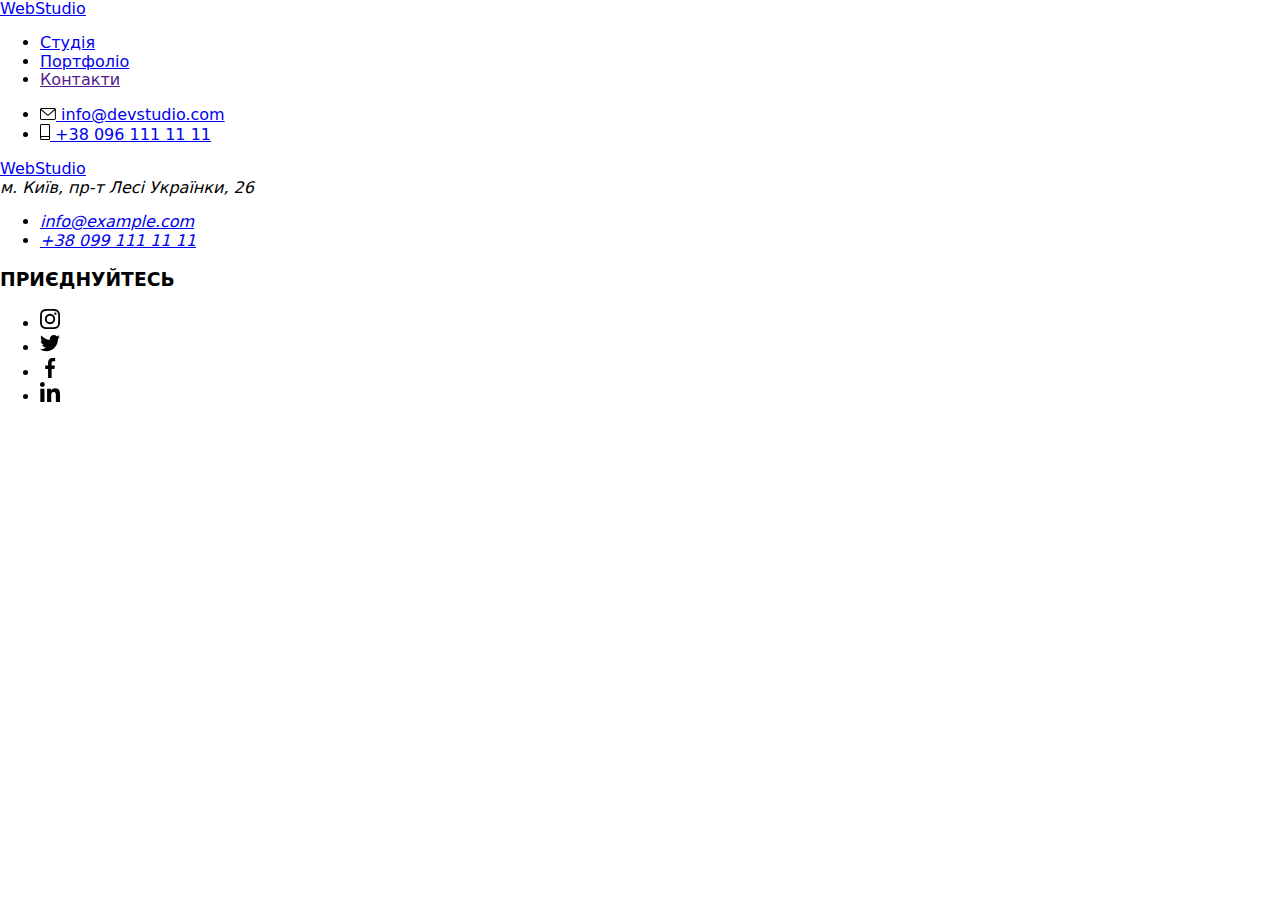
<file: studio.html>
<!DOCTYPE html>
<html lang="uk">
  <head>
    <meta charset="UTF-8" />
    <meta http-equiv="X-UA-Compatible" content="IE=edge" />
    <meta name="viewport" content="width=device-width, initial-scale=1.0" />
    <title>Document</title>
    <link
      rel="stylesheet"
      href="https://cdnjs.cloudflare.com/ajax/libs/modern-normalize/1.1.0/modern-normalize.min.css
      "
    />
    <link
      href="https://fonts.googleapis.com/css2?family=Raleway:wght@700&family=Roboto:wght@400;500;700;900&display=swap"
      rel="stylesheet"
    />
    <link rel="stylesheet" href="./css/styles.css" />
  </head>
  <body>
    <header class="head">
      <div class="container contacts-container">
        <nav class="navigation">
          <a href="./index.html" class="logo"
            ><span class="part-logo">Web</span>Studio</a
          >
          <ul class="links">
            <li>
              <a href="./studio.html" class="navigation-links active">Студія</a>
            </li>
            <li>
              <a href="./portfolio.html" class="navigation-links">Портфоліо</a>
            </li>
            <li><a href="" class="navigation-links">Контакти</a></li>
          </ul>
        </nav>
        <ul class="links">
          <li>
            <a href="mailto:info@devstudio.com" class="adresses-links">
              <svg class="icon" width="16" height="12">
                <use href="./images/icons.svg#icon-envelope"></use>
              </svg>
              info@devstudio.com</a
            >
          </li>
          <li>
            <a href="tel:+380961111111" class="adresses-links">
              <svg class="icon" width="10" height="16">
                <use href="./images/icons.svg#icon-smartphone"></use>
              </svg>
              +38 096 111 11 11</a
            >
          </li>
        </ul>
      </div>
    </header>
    <main></main>
    <footer class="footer">
      <div class="container">
        <div>
          <a href="./index.html" class="footer-logo"
            ><span class="part-logo">Web</span
            ><span class="part-logo-two">Studio</span></a
          >
          <address>
            <span class="adress">м. Київ, пр-т Лесі Українки, 26</span>
            <ul class="bottom-links">
              <li>
                <a href="mailto:info@example.com" class="footer-links"
                  >info@example.com</a
                >
              </li>
              <li>
                <a href="tel:+380991111111" class="footer-links"
                  >+38 099 111 11 11</a
                >
              </li>
            </ul>
          </address>
        </div>
        <div class="footer-adds">
          <h3 class="footer-title">ПРИЄДНУЙТЕСЬ</h3>
          <ul class="links">
            <li class="fill">
              <a href="" class="fill-iink">
                <svg class="icon" width="20" height="20">
                  <use href="./images/icons.svg#icon-instagram"></use>
                </svg>
              </a>
            </li>
            <li class="fill">
              <a href="" class="fill-iink">
                <svg class="icon" width="20" height="20">
                  <use href="./images/icons.svg#icon-twitter"></use>
                </svg>
              </a>
            </li>
            <li class="fill">
              <a href="" class="fill-iink">
                <svg class="icon" width="20" height="20">
                  <use href="./images/icons.svg#icon-facebook"></use>
                </svg>
              </a>
            </li>
            <li class="fill">
              <a href="" class="fill-iink">
                <svg class="icon" width="20" height="20">
                  <use href="./images/icons.svg#icon-linkedin"></use>
                </svg>
              </a>
            </li>
          </ul>
        </div>
      </div>
    </footer>
  </body>
</html>
</file>
<file: css/styles.css>
/* ГЛАВНАЯ */
/* main-style */
/* Цвета верхней части страницы */

/* logo */

/* part of logo */

/* навигационные ссылки */

/* ссылки с телефоном и почтой */

/* Ссылки и адресы при наведении и нажатии*/

/* Оформление секции "Герой" */

/* Текст заголовка */

/* Оформление кнопки героя */

/* Наши преимущества */

/* Описание преимуществ */

/* Чем мы занимаемся */

/* Наши сотрудники */

/* Секция клиентов */

/* Адресы в футере */

/* Оформление футера */

/* Оформление цвета ссылок */

/* Офомление подписки телеграмм */

/* ПОРТФОЛИО */
/* Кнопки выбора типа портфолио */

/*СТУДИЯ*/

/* МОДАЛЬНОЕ ОКНО */

/* Форма заполнения модального окна */

/* Форма заполнения модального окна */
</file>
<file: css/main.min.css>
:root{--brand-color-one: #2196f3;--dark-background-color: #2f303a;--light-background-color: #ffffff;--main-text-color: #212121}h1,h2,h3,h4,p{margin:0%}ul,ol{margin:0;padding:0;list-style-type:none}a{text-decoration:none}body{margin:0%;font-family:Roboto,Raleway,sans-serif;color:var(--main-text-color)}.container{padding-left:15px;padding-right:15px;margin:0 auto}@media screen and (min-width: 480px){.container{width:480px}}@media screen and (min-width: 768px){.container{width:768px}}@media screen and (min-width: 1200px){.container{width:1200px}}.modal-close-button{position:absolute;top:8px;right:8px;display:flex;justify-content:center;align-items:center;width:30px;height:30px;border-radius:50%;background-color:rgba(0,0,0,0);border:1px solid rgba(0,0,0,.1);padding:0;cursor:pointer;transition:border-color 250ms cubic-bezier(0.4, 0, 0.2, 1)}.modal-close-button:hover,.modal-close-button:focus{border-color:var(--brand-color-one)}.modal-close-button-icon{fill:#000;transition:fill 250ms cubic-bezier(0.4, 0, 0.2, 1)}.modal-close-button:hover .modal-close-button-icon,.modal-close-button:focus .modal-close-button-icon{fill:var(--brand-color-one)}.hero__button{margin-left:auto;margin-right:auto;padding:10px 32px;margin-top:30px;display:block;border:0;border-radius:4px;cursor:pointer;font-family:"Roboto";font-style:normal;font-weight:700;font-size:16px;line-height:1.9;letter-spacing:.06em;color:#fff;background-color:#2196f3;box-shadow:0px 4px 4px rgba(0,0,0,.15)}@media screen and (min-width: 1200px){.hero__button{min-width:216px}}.modal-form-button{display:block;margin-left:auto;margin-right:auto;font-size:16px;line-height:1.88;letter-spacing:.06em;color:#fff;min-width:200px;height:50px;background:var(--brand-color-one);box-shadow:0px 4px 4px rgba(0,0,0,.15);border-radius:4px;border:0;cursor:pointer}.telegram-button{display:inline-block;margin-left:auto;margin-right:auto;letter-spacing:.06em;font-weight:700;font-size:16px;line-height:1.88;color:#fff;min-width:200px;height:50px;background:var(--brand-color-one);box-shadow:0px 4px 4px rgba(0,0,0,.15);border-radius:4px;border:0;cursor:pointer}@media screen and (min-width: 1200px){.telegram-button{margin:0}}@media screen and (max-width: 1199px){.logo{font-family:"Raleway";font-style:normal;font-weight:700;font-size:24px;line-height:1.17;letter-spacing:.03em;color:var(--main-text-color)}}@media screen and (min-width: 1200px){.logo{font-family:Raleway;font-weight:700;font-size:26px;line-height:1.19;color:#000;text-decoration:none}}.part-logo{color:var(--brand-color-one)}.part-logo-two{font-family:Raleway;font-weight:700;font-size:26px;line-height:1.19;color:var(--light-background-color)}@media screen and (min-width: 768px){.adresses-links{display:block;font-weight:500;font-size:14px;line-height:1.14;letter-spacing:.02em;color:#757575;text-decoration:none;display:flex;align-items:center;transition:color 250ms cubic-bezier(0.4, 0, 0.2, 1)}}@media screen and (max-width: 767px){.navigation{display:flex;align-items:center;justify-content:space-between}.navigation>.links{display:none}.head__contacts>.links{display:none}}@media screen and (min-width: 768px){.navigation{display:flex;align-items:center;justify-content:space-between}.navigation-links{font-weight:500;font-size:14px;line-height:1.14;letter-spacing:.02em;text-decoration:none;color:var(--main-text-color);transition-property:color;transition-duration:250ms;transition-timing-function:cubic-bezier(0.4, 0, 0.2, 1)}.links{display:flex;padding-left:0;margin:0%;margin-left:auto;list-style:none}.links>li:last-child{margin-right:0}.links--location{margin-left:88px}.links--location>li{margin-right:53px;font-style:normal;font-weight:500;font-size:14px;line-height:1.14;letter-spacing:.02em;color:#212121}.links--location>li:last-child{margin-right:0}.navigation{display:flex;align-items:center;padding-top:24px;padding-bottom:25px}.navigation>ul{margin-right:331px}.navigation>ul:last-child{margin-right:0}.icon{margin-right:8px}}@media screen and (max-width: 1199px){.links--column{flex-direction:column}.links--column>li{margin-bottom:10px}.links--column>li:last-child{margin-bottom:0}}@media screen and (min-width: 1200px){.links--location{margin-left:93px}.links--location>li{margin-right:55px}.links--column>li{margin-right:30px}.links--column>li>li:last-child{margin-right:0}.icon{margin-right:10px}}@media screen and (max-width: 767px){ul .active{color:var(--brand-color-one)}}@media screen and (min-width: 768px){.active{color:var(--brand-color-one)}.active-studio::after{display:block;content:"";position:absolute;top:76px;left:auto;width:48px;height:4px;border-radius:2px;background:var(--brand-color-one)}.active-portfolio::after{display:block;content:"";position:absolute;top:76px;left:auto;width:78px;height:4px;border-radius:2px;background:var(--brand-color-one)}}@media screen and (min-width: 1200px){.links .navigation-links:hover,.links .navigation-links:focus{color:var(--brand-color-one)}.adresses-links:hover,.adresses-links:focus{color:var(--brand-color-one)}.links .adresses-links:active{color:var(--brand-color-one)}.icon{margin-right:10px;fill:currentColor}.adresses-links .icon:hover,.adresses-links .icon:focus{fill:var(--brand-color-one)}.active{color:var(--brand-color-one)}.active-studio::after{display:block;content:"";position:absolute;top:76px;left:auto;width:48px;height:4px;border-radius:2px;background:var(--brand-color-one)}.active-portfolio::after{display:block;content:"";position:absolute;top:76px;left:auto;width:78px;height:4px;border-radius:2px;background:var(--brand-color-one)}}.mobile-menu{position:fixed;width:100%;height:100%;z-index:1000;top:0;left:0;background-color:#fff;box-shadow:0px 4px 8px rgba(0,0,0,.04),0px 2px 4px rgba(0,0,0,.08),0px 1px 3px rgba(0,0,0,.16);opacity:0;visibility:hidden;pointer-events:none;transition:opacity 250ms cubic-bezier(0.4, 0, 0.2, 1),visibility 250ms cubic-bezier(0.4, 0, 0.2, 1)}.mobile-menu.is-open{opacity:1;visibility:visible;pointer-events:auto}.mobile-menu__container{height:100%;position:relative;padding:48px 40px;display:flex;flex-direction:column;justify-content:space-between}.mobile-menu__close-btn{position:absolute;top:8px;right:8px;background-color:rgba(0,0,0,0);border:none;padding:0;line-height:0}.mobile-menu__links{display:block;font-style:normal;font-weight:500;font-size:40px;line-height:47px;letter-spacing:.02em;color:#212121;margin-bottom:32px}.mobile-menu__contacts>a{display:block;font-style:normal;font-weight:500;font-size:34px;line-height:1.18;letter-spacing:.02em;color:#2196f3;margin-bottom:32px}.mobile-menu__contacts--mail>a{display:block;font-style:normal;font-weight:500;font-size:24px;line-height:1.17;letter-spacing:.02em;color:#757575;margin-bottom:64px}.mobile-menu__social-networks{display:flex}.mobile-menu__social-network>a{display:inline-block;font-style:normal;font-weight:500;font-size:18px;line-height:1.22;letter-spacing:.02em;color:#2196f3;margin-right:20px}.mobile-menu__social-network:last-child>a{margin-right:0}.mobile-menu__social-network::after{content:"";border:1px solid rgba(33,33,33,.2);position:relative;left:-10px}.mobile-menu__social-network:last-child::after{border:none}@media screen and (max-width: 768px){.head{padding-top:16px;padding-bottom:16px}}.mobile-menu-open{background-color:rgba(0,0,0,0);border:none;padding:0;line-height:0;fill:#212121}@media screen and (min-width: 768px){.mobile-menu-open{display:none}.head__contacts{display:flex;align-items:center}}.head{margin:0 auto;background-color:var(--light-background-color)}.head--border{border-bottom:1px solid #ececec}@media screen and (min-width: 0){.hero{max-width:480px;min-height:400px;margin:0 auto;padding-top:118px;padding-bottom:118px;text-align:center;background-image:linear-gradient(to right, rgba(47, 48, 58, 0.4), rgba(47, 48, 58, 0.4)),url(../images/background-image-mobile.jpg);background-position:center;background-repeat:no-repeat;background-size:cover;background-color:var(--dark-background-color)}.hero__title{margin-left:auto;margin-right:auto;max-width:360px;font-style:normal;font-weight:900;font-size:26px;line-height:1.62;text-align:center;letter-spacing:.06em;color:#fff}}@media screen and (min-width: 768px){.hero{max-width:768px;min-height:400px;margin:0 auto;padding-top:118px;padding-bottom:118px;text-align:center;background-image:linear-gradient(to right, rgba(47, 48, 58, 0.4), rgba(47, 48, 58, 0.4)),url(../images/background-image-tablet.jpg);background-position:center;background-repeat:no-repeat;background-size:cover;background-color:var(--dark-background-color)}}@media screen and (min-width: 1200px){.hero{max-width:1600px;min-height:600px;margin:0 auto;padding-top:200px;padding-bottom:200px;text-align:center;background-image:linear-gradient(to right, rgba(47, 48, 58, 0.4), rgba(47, 48, 58, 0.4)),url(../images/background-image.jpg);background-position:center;background-repeat:no-repeat;background-size:cover;background-color:var(--dark-background-color)}.hero__title{margin-left:auto;margin-right:auto;max-width:696px;font-style:normal;font-weight:900;font-size:44px;line-height:1.36;letter-spacing:.06em;color:#fff}}@media screen and (min-width: 0){.benefits{padding-top:60px;padding-bottom:60px}.benefits-icon{display:flex;justify-content:center;align-items:center;margin-bottom:30px;height:120px;fill:#212121;background:#f5f4fa;border-radius:4px}.benefits-title{margin-bottom:10px;font-style:normal;font-weight:700;font-size:14px;line-height:1.14;letter-spacing:.03em;color:var(--main-text-color)}.benefits-paragraph{padding-left:0;font-style:normal;font-size:14px;line-height:1.71;letter-spacing:.03em;color:#757575}.benefits-list>li{margin-bottom:30px}}@media screen and (min-width: 768px){.benefits-icon{width:354px}.benefits-paragraph{width:354px}}@media screen and (max-width: 768px){.benefits-title{text-align:center}.benefits-list>li:last-child{margin-bottom:0}}@media screen and (min-width: 768px)and (max-width: 1199px){.benefits-list{display:flex;flex-wrap:wrap;margin:0;justify-content:space-between;padding:0;max-width:738px;list-style:none}.benefits-list>li:nth-child(n+3){margin-bottom:0}}@media screen and (min-width: 1200px){.benefits{padding-top:94px;padding-bottom:0}.benefits-icon{width:270px}.benefits-list{display:flex;margin:0;justify-content:space-between;padding:0;list-style:none}.benefits-list>li{margin-bottom:0}.benefits-paragraph{width:270px}}@media screen and (max-width: 1199px){.do{display:none}}@media screen and (min-width: 1200px){.do{padding-top:94px;padding-bottom:94px}.do>.container{padding-top:0}.do-title{text-align:center;font-style:normal;font-weight:700;font-size:36px;line-height:1.17;letter-spacing:.03em;color:var(--main-text-color)}.do-list{position:relative;margin-top:50px;display:flex;justify-content:space-between;padding:0;margin-bottom:0;list-style:none}.do-list>li:last-child{margin-right:0}.do-text{position:absolute;bottom:3px;display:flex;justify-content:center;align-items:center;height:70px;width:370px;background-color:rgba(47,48,58,.8)}.do-text-title{font-style:normal;font-weight:700;font-size:14px;line-height:16px;text-align:center;letter-spacing:.03em;text-transform:uppercase;color:#fff}}@media screen and (max-width: 1199px){.team{padding-top:60px;padding-bottom:60px;background-color:#f5f4fa}.team__list{margin-top:30px}.team__title{font-style:normal;font-weight:700;font-size:28px;line-height:1.18;text-align:center;letter-spacing:.03em;color:var(--main-text-color)}.empl{display:flex;flex-direction:column;align-items:center;margin-bottom:30px;padding-bottom:24px;background-color:var(--light-background-color);box-shadow:0px 1px 3px rgba(0,0,0,.12),0px 1px 1px rgba(0,0,0,.14),0px 2px 1px rgba(0,0,0,.2);border-radius:0px 0px 4px 4px}.empl__width{max-width:100%}.empl__name{margin-top:30px;margin-bottom:16px}.empl__worker{font-style:normal;font-weight:500;font-size:16px;line-height:1.19;text-align:center;letter-spacing:.03em;color:var(--main-text-color)}.empl__profession{margin-top:10px;font-style:normal;font-size:16px;line-height:1.19;text-align:center;letter-spacing:.03em;color:#757575}.empl--links{display:flex}li .network{display:flex;align-items:center;justify-content:center;margin-right:10px;width:44px;height:44px;border-radius:50%;background-color:var(--light-background-color)}.network__link{display:flex;align-items:center;justify-content:center;margin-right:0px;width:100%;height:100%;border-radius:50%;background-color:var(--light-background-color);fill:#afb1b8;transition-property:background-color;transition-duration:250ms;transition-timing-function:cubic-bezier(0.4, 0, 0.2, 1)}.network__link:hover,.network__link:focus{background-color:var(--brand-color-one)}.network__icon{fill:#afb1b8;margin-right:0;cursor:pointer;transition-property:fill;transition-duration:250ms;transition-timing-function:cubic-bezier(0.4, 0, 0.2, 1)}.network__link:hover .network__icon,.network__link:focus .network__icon{fill:var(--light-background-color)}}@media screen and (max-width: 767px){.empl:last-child{margin-bottom:0}}@media screen and (min-width: 768px)and (max-width: 1199px){.team__list{display:flex;flex-wrap:wrap;justify-content:space-between}.empl:nth-child(n+3){margin-bottom:0}.empl--links{margin-left:0}}@media screen and (min-width: 1200px){.team{padding-top:94px;padding-bottom:94px;background-color:#f5f4fa}.team__title{text-align:center;font-style:normal;font-weight:700;font-size:36px;line-height:1.17;text-align:center;letter-spacing:.03em;color:var(--main-text-color)}.team__list{display:flex;justify-content:space-between;list-style:none;margin-top:50px;margin-bottom:0;padding:0;border-radius:0px 0px 4px 4px}.team__list>li{background-color:var(--light-background-color);border-radius:0px 0px 4px 4px}.team__list>li:last-child{margin-right:0}.empl{margin-right:30px;display:flex;flex-direction:column;align-items:center;padding-bottom:30px;box-shadow:0px 1px 3px rgba(0,0,0,.12),0px 1px 1px rgba(0,0,0,.14),0px 2px 1px rgba(0,0,0,.2);border-radius:0px 0px 4px 4px}.empl__width{max-width:100%}.empl__name{margin-top:30px;margin-bottom:16px}.empl__worker{font-style:normal;font-weight:500;font-size:16px;line-height:1.19;text-align:center;letter-spacing:.03em;color:var(--main-text-color)}.empl__profession{margin-top:10px;font-style:normal;font-size:16px;line-height:1.19;text-align:center;letter-spacing:.03em;color:#757575}.empl--links{margin-left:0}li .network{display:flex;align-items:center;justify-content:center;margin-right:10px;width:44px;height:44px;border-radius:50%;background-color:var(--light-background-color)}.network__link{display:flex;align-items:center;justify-content:center;margin-right:0px;width:100%;height:100%;border-radius:50%;background-color:var(--light-background-color);fill:#afb1b8;transition-property:background-color;transition-duration:250ms;transition-timing-function:cubic-bezier(0.4, 0, 0.2, 1)}.network__link:hover,.network__link:focus{background-color:var(--brand-color-one)}.network__icon{fill:#afb1b8;margin-right:0;cursor:pointer;transition-property:fill;transition-duration:250ms;transition-timing-function:cubic-bezier(0.4, 0, 0.2, 1)}.network__link:hover .network__icon,.network__link:focus .network__icon{fill:var(--light-background-color)}}@media screen and (min-width: 0){.clients{padding-top:60px;padding-bottom:60px}.clients-title{margin-bottom:30px;font-style:normal;font-weight:700;font-size:28px;line-height:33px;text-align:center;letter-spacing:.03em;color:#212121}.links-wrap{display:flex;flex-wrap:wrap;justify-content:center}.clients-list{width:210px;display:flex;justify-content:center;align-items:center;padding:16px 0;border:1px solid #afb1b8;border-radius:4px}.clients-link>.icon{fill:#afb1b8}}@media screen and (max-width: 449px){.clients-list:last-child{margin-bottom:0}}@media screen and (min-width: 450px){.clients-list:nth-child(n+5){margin-bottom:0}}@media screen and (max-width: 479px){.clients-list{margin-left:auto;margin-right:auto;margin-bottom:30px}}@media screen and (min-width: 480px)and (max-width: 767px){.clients-list{margin-right:30px;margin-bottom:30px}.clients-list:nth-child(2n){margin-right:0}.clients-list:nth-child(n+5){margin-bottom:0}}@media screen and (min-width: 768px){.clients-list{width:226px;margin-right:30px;margin-bottom:30px}.clients-list:nth-child(n+4){margin-bottom:0}.clients-list:nth-child(3){margin-right:0}}@media screen and (min-width: 1200px){.clients-list{cursor:pointer;width:170px;margin-bottom:0;transition-property:border-color;transition-duration:250ms;transition-timing-function:cubic-bezier(0.4, 0, 0.2, 1)}.clients-list:nth-child(3){margin-right:30px}.clients-list:hover,.clients-list:focus{border-color:var(--brand-color-one)}.clients-link{transition:fill 250ms cubic-bezier(0.4, 0, 0.2, 1);transition-property:fill;transition-duration:250ms;transition-timing-function:cubic-bezier(0.4, 0, 0.2, 1)}.clients-link>.icon{fill:#afb1b8;transition-property:fill;transition-duration:250ms;transition-timing-function:cubic-bezier(0.4, 0, 0.2, 1)}.clients-list:hover .icon,.clients-list:focus .icon{fill:var(--brand-color-one)}}@media screen and (min-width: 0){.telegram-text{margin-bottom:20px;font-style:normal;font-weight:700;font-size:14px;line-height:16px;letter-spacing:.03em;text-transform:uppercase;color:#fff}.telegram-flex{display:flex;flex-direction:column;align-items:center}}@media screen and (max-width: 449px){.telegram-input{width:320px;height:50px;padding-left:16px;margin-bottom:20px;background-color:rgba(0,0,0,0);border:1px solid rgba(255,255,255,.3);filter:drop-shadow(0px 4px 4px rgba(0, 0, 0, 0.15));border-radius:4px}.telegram-input:placeholder-shown{font-style:normal;font-weight:400;font-size:16px;line-height:1.25;display:flex;align-items:center;letter-spacing:.03em;color:rgba(255,255,255,.6)}}@media screen and (min-width: 450px)and (max-width: 1199px){.telegram-input{width:450px;height:50px;padding-left:16px;margin-bottom:20px;background-color:rgba(0,0,0,0);border:1px solid rgba(255,255,255,.3);filter:drop-shadow(0px 4px 4px rgba(0, 0, 0, 0.15));border-radius:4px}.telegram-input:placeholder-shown{font-style:normal;font-weight:400;font-size:16px;line-height:1.25;display:flex;align-items:center;letter-spacing:.03em;color:rgba(255,255,255,.6)}}@media screen and (min-width: 1200px){.telegram{margin-left:93px}.telegram-text{margin-bottom:20px;font-style:normal;font-weight:700;font-size:14px;line-height:16px;letter-spacing:.03em;text-transform:uppercase;color:#fff}.telegram-flex{display:flex;align-items:center}.telegram-input{width:358px;height:50px;margin-right:12px;padding-left:16px;background-color:rgba(0,0,0,0);border:1px solid rgba(255,255,255,.3);filter:drop-shadow(0px 4px 4px rgba(0, 0, 0, 0.15));border-radius:4px}.telegram-input:placeholder-shown{font-style:normal;font-weight:400;font-size:16px;line-height:1.25;display:flex;align-items:center;letter-spacing:.03em;color:rgba(255,255,255,.6)}.telegram-button{display:block;margin-left:auto;margin-right:auto;letter-spacing:.06em;font-weight:700;font-size:16px;line-height:1.88;color:#fff;min-width:200px;height:50px;background:var(--brand-color-one);box-shadow:0px 4px 4px rgba(0,0,0,.15);border-radius:4px;border:0;cursor:pointer}.button-align{display:flex;align-items:center;justify-content:center;margin-left:auto;margin-right:auto}.telegram-icon{margin-left:10px}}@media screen and (min-width: 0){.buttons{padding-top:60px;padding-bottom:60px}.buttons__portfolio{display:flex;flex-wrap:wrap}.buttons__portfolio>li{margin-right:8px}.buttons__portfolio>li:last-child{margin-right:0}.button{display:inline-block;border-radius:4px;border:0;padding:6px 22px;cursor:pointer;font-family:"Roboto";background-color:#f5f4fa;font-style:normal;font-weight:500;font-size:16px;line-height:1.62;text-align:center;letter-spacing:.03em;color:var(--main-text-color);transition:background-color 250ms cubic-bezier(0.4, 0, 0.2, 1)}.button:hover,.button:focus{background-color:#2196f3}.button:hover .button__text,.button:focus .button__text{color:#fff}.button__text{transition:color 250ms cubic-bezier(0.4, 0, 0.2, 1)}.works{display:flex;padding-left:0;margin:0%;margin-top:25px;list-style:none}}@media screen and (max-width: 767px){.container{padding-right:15px;padding-left:15px}.button__margin{margin-bottom:15px}.button__margin:last-child{margin-bottom:0}.works{flex-direction:column}.work{margin-bottom:30px}.work:last-child{margin-bottom:0}.works>li{margin-right:0}}@media screen and (min-width: 768px){.buttons__portfolio{justify-content:center}.works{margin-top:30px}}@media screen and (max-width: 1199px){.works{flex-wrap:wrap}.works>li:last-child{margin-bottom:0}}@media screen and (min-width: 768px)and (max-width: 1199px){.works{min-width:738px}.works>li:nth-child(2n){margin-right:0}.works>li{margin-right:30px;margin-bottom:30px}.work{width:354px}}@media screen and (min-width: 1200px){.buttons{padding-top:94px;padding-bottom:94px}.buttons__portfolio{padding-left:0;margin-top:0;margin-bottom:0;display:flex;justify-content:center;list-style:none}.works{display:flex;flex-wrap:wrap;justify-content:center;padding-left:0;margin:0%;margin-top:50px;list-style:none}.works>li{margin-right:30px;margin-bottom:30px}.works>li:nth-child(3n){margin-right:0}.works>li:nth-child(n+7){margin-bottom:0}}.work{position:relative;border-bottom:1px solid #eee;transition:box-shadow 250ms cubic-bezier(0.4, 0, 0.2, 1)}.work:hover,.work:focus{box-shadow:0px 1px 1px rgba(0,0,0,.12),0px 4px 4px rgba(0,0,0,.06),1px 4px 6px rgba(0,0,0,.16)}.work__link{display:block;text-decoration:none}.work__wrapper{position:relative;overflow:hidden}.work__wrapper>img{display:block}.work__modal{position:absolute;top:0;left:0;overflow:auto;transform:translate(0, 100%);transition:transform 250ms cubic-bezier(0.4, 0, 0.2, 1);display:flex;align-items:center;justify-content:center;width:100%;height:100%;background:rgba(33,150,243,.9)}.work:hover .work__modal,.work:focus .work__modal{transform:translate(0, 0)}.work__modal-text{width:322px;font-style:normal;font-weight:400;font-size:18px;line-height:1.56;letter-spacing:.03em;color:#fff}.work__text{border:1px solid #eee;padding:24px 20px}.work__title{font-style:normal;font-weight:700;font-size:17px;line-height:2;letter-spacing:.06em;color:var(--main-text-color)}.work__kind{font-style:normal;font-size:16px;line-height:1.88;letter-spacing:.03em;color:#757575}@media screen and (min-width: 0){.footer{padding-top:60px;padding-bottom:60px;background-color:var(--dark-background-color)}}@media screen and (max-width: 767px){.footer-flex{display:flex;flex-direction:column;align-items:center}.footer-margin-bottom{margin-bottom:60px}}@media screen and (min-width: 768px)and (max-width: 1199px){.footer-tablet-flex{display:flex;justify-content:space-around;margin-bottom:60px}.footer-tablet-flex .footer-flex{display:flex;align-items:center;flex-direction:column}.telegram.footer-flex{display:flex;flex-direction:column;align-items:center}}@media screen and (max-width: 1199px){.footer-logo{margin-bottom:20px;display:inline-block;font-family:"Raleway";font-style:normal;font-weight:700;font-size:24px;line-height:1.17;text-align:center;letter-spacing:.03em}.adress{color:#fff;font-style:normal;font-weight:400;font-size:14px;line-height:1.71}.bottom-links{padding-left:0;margin:0%;list-style:none}.bottom-links>li{margin-top:9px}.footer-links{margin-top:9px;font-style:normal;color:rgba(255,255,255,.6);text-decoration:none;line-height:24px}.footer-title{font-style:normal;font-weight:700;font-size:14px;line-height:16px;letter-spacing:.03em;text-transform:uppercase;color:#fff}.footer-adds .links{display:flex;margin-top:20px}.footer-adds .fill{margin-right:10px}.footer-adds .fill:last-child{margin-right:0}.footer-adds .fill{width:44px;height:44px}.social-fill-link{display:flex;align-items:center;justify-content:center;margin-right:0px;width:100%;height:100%;border-radius:50%;background-color:rgba(255,255,255,.1);fill:#fff;transition-property:background-color;transition-duration:250ms;transition-timing-function:cubic-bezier(0.4, 0, 0.2, 1)}.footer-adds .social-fill-link>.icon{fill:#fff;margin-right:0}.social-fill-link:hover,.social-fill-link:focus{background-color:var(--brand-color-one)}.fill-link{display:flex;align-items:center;justify-content:center}footer .fill{cursor:pointer}}@media screen and (min-width: 1200px){.adress{color:#fff;font-style:normal;font-weight:400;font-size:14px;line-height:1.71}.footer{padding-top:60px;padding-bottom:60px;background-color:var(--dark-background-color)}.footer .fill .icon{fill:#fff}.footer .container{display:flex;align-items:baseline}.desktop-flex{display:flex;flex-direction:row}.footer-logo{margin-bottom:20px;display:inline-block;font-family:Raleway;font-weight:700;font-size:26px;line-height:1.19;color:#000;text-decoration:none}.bottom-links{padding-left:0;margin:0%;list-style:none}.bottom-links>li{margin-top:9px}.footer-links{margin-top:9px;font-style:normal;color:rgba(255,255,255,.6);text-decoration:none;line-height:24px}.footer-links:hover,.footer-links:focus{color:#2196f3}.footer-title{padding-top:12px;font-style:normal;font-weight:700;font-size:14px;line-height:16px;letter-spacing:.03em;text-transform:uppercase;color:#fff}.footer-adds{margin-left:70px}.footer-adds .links{margin-top:20px}.footer-adds .fill{margin-right:10px}.footer-adds .fill:last-child{margin-right:0}.footer-adds .fill{width:44px;height:44px}.social-fill-link{display:flex;align-items:center;justify-content:center;margin-right:0px;width:100%;height:100%;border-radius:50%;background-color:rgba(255,255,255,.1);fill:#fff;transition-property:background-color;transition-duration:250ms;transition-timing-function:cubic-bezier(0.4, 0, 0.2, 1)}.footer-adds .social-fill-link>.icon{fill:#fff;margin-right:0}.social-fill-link:hover,.social-fill-link:focus{background-color:var(--brand-color-one)}.fill-link{display:flex;align-items:center;justify-content:center}footer .fill{cursor:pointer}}@media screen and (min-width: 0){.backdrop{position:fixed;z-index:100;top:0;left:0;width:100%;height:100%;background-color:rgba(0,0,0,.2);transition:opacity 250ms cubic-bezier(0.4, 0, 0.2, 1),visibility 250ms cubic-bezier(0.4, 0, 0.2, 1)}.modal{position:absolute;top:50%;left:50%;transform:translate(-50%, -50%);width:450px;height:609px;background:#fff;box-shadow:0px 1px 3px rgba(0,0,0,.12),0px 1px 1px rgba(0,0,0,.14),0px 2px 1px rgba(0,0,0,.2);border-radius:4px}.modal-form{padding:40px}.modal-form-title{margin-bottom:12px;font-style:normal;font-weight:700;font-size:20px;line-height:1.5;text-align:center;letter-spacing:.03em;color:var(--main-text-color)}.modal-form-label{display:block;margin-bottom:4px;font-style:normal;font-weight:400;font-size:12px;line-height:1.17;letter-spacing:.01em;cursor:pointer;color:#757575}.modal-form-contain{position:relative;cursor:pointer}.modal-form-contain:hover .modal-form-input,.modal-form-contain:focus .modal-form-input{border-color:var(--brand-color-one)}.modal-form-input{display:block;margin-bottom:10px;padding-left:36px;width:100%;height:40px;border:1px solid rgba(33,33,33,.2);border-radius:4px;cursor:pointer;transition:border-color 250ms cubic-bezier(0.4, 0, 0.2, 1)}.modal-form-input:active{border-color:var(--brand-color-one)}.modal-form-input:hover+.modal-form-label-icons,.modal-form-input:focus+.modal-form-label-icons{fill:var(--brand-color-one)}.modal-form-label-icons{position:absolute;top:50%;left:12px;transform:translateY(-50%);fill:var(--main-text-color);transition:fill 250ms cubic-bezier(0.4, 0, 0.2, 1)}.modal-form-textarea{display:block;resize:none;width:100%;height:120px;border:1px solid rgba(33,33,33,.2);border-radius:4px;padding:12px 16px;margin-bottom:20px;transition:border-color 250ms cubic-bezier(0.4, 0, 0.2, 1)}.modal-form-textarea:hover{border-color:var(--brand-color-one)}.modal-form-textarea:placeholder-shown{font-style:normal;font-weight:400;font-size:12px;line-height:1.17;letter-spacing:.01em;color:rgba(117,117,117,.5)}.modal-form-terms{display:flex;align-items:center;margin-bottom:30px;font-style:normal;font-weight:400;font-size:12px;line-height:1.17;letter-spacing:.03em;color:#757575}.modal-form-terms::before{display:block;content:"";background-image:url(../images/checkbox1.svg);width:16px;height:15px;cursor:pointer;margin-right:10px}.link-form-terms{color:var(--brand-color-one);text-decoration:underline}.modal-form-checkbox{position:absolute;overflow:hidden;border:0;clip:rect(0 0 0 0)}.modal-form-checkbox:checked+.modal-form-terms::before{background-image:url(../images/checkbox2.svg)}.modal-form-checkbox:focus+.modal-form-terms::before{background-image:url(../images/checkbox2.svg)}}@media screen and (min-width: 1200px){.modal{width:528px;height:581px}.modal-form-title{line-height:1.15}.modal-form-terms{font-style:normal;font-weight:400;font-size:14px;line-height:1.71;letter-spacing:.03em;color:#757575}}.backdrop.is-hidden{opacity:0;visibility:hidden;pointer-events:none}/*# sourceMappingURL=main.min.css.map */
</file>
